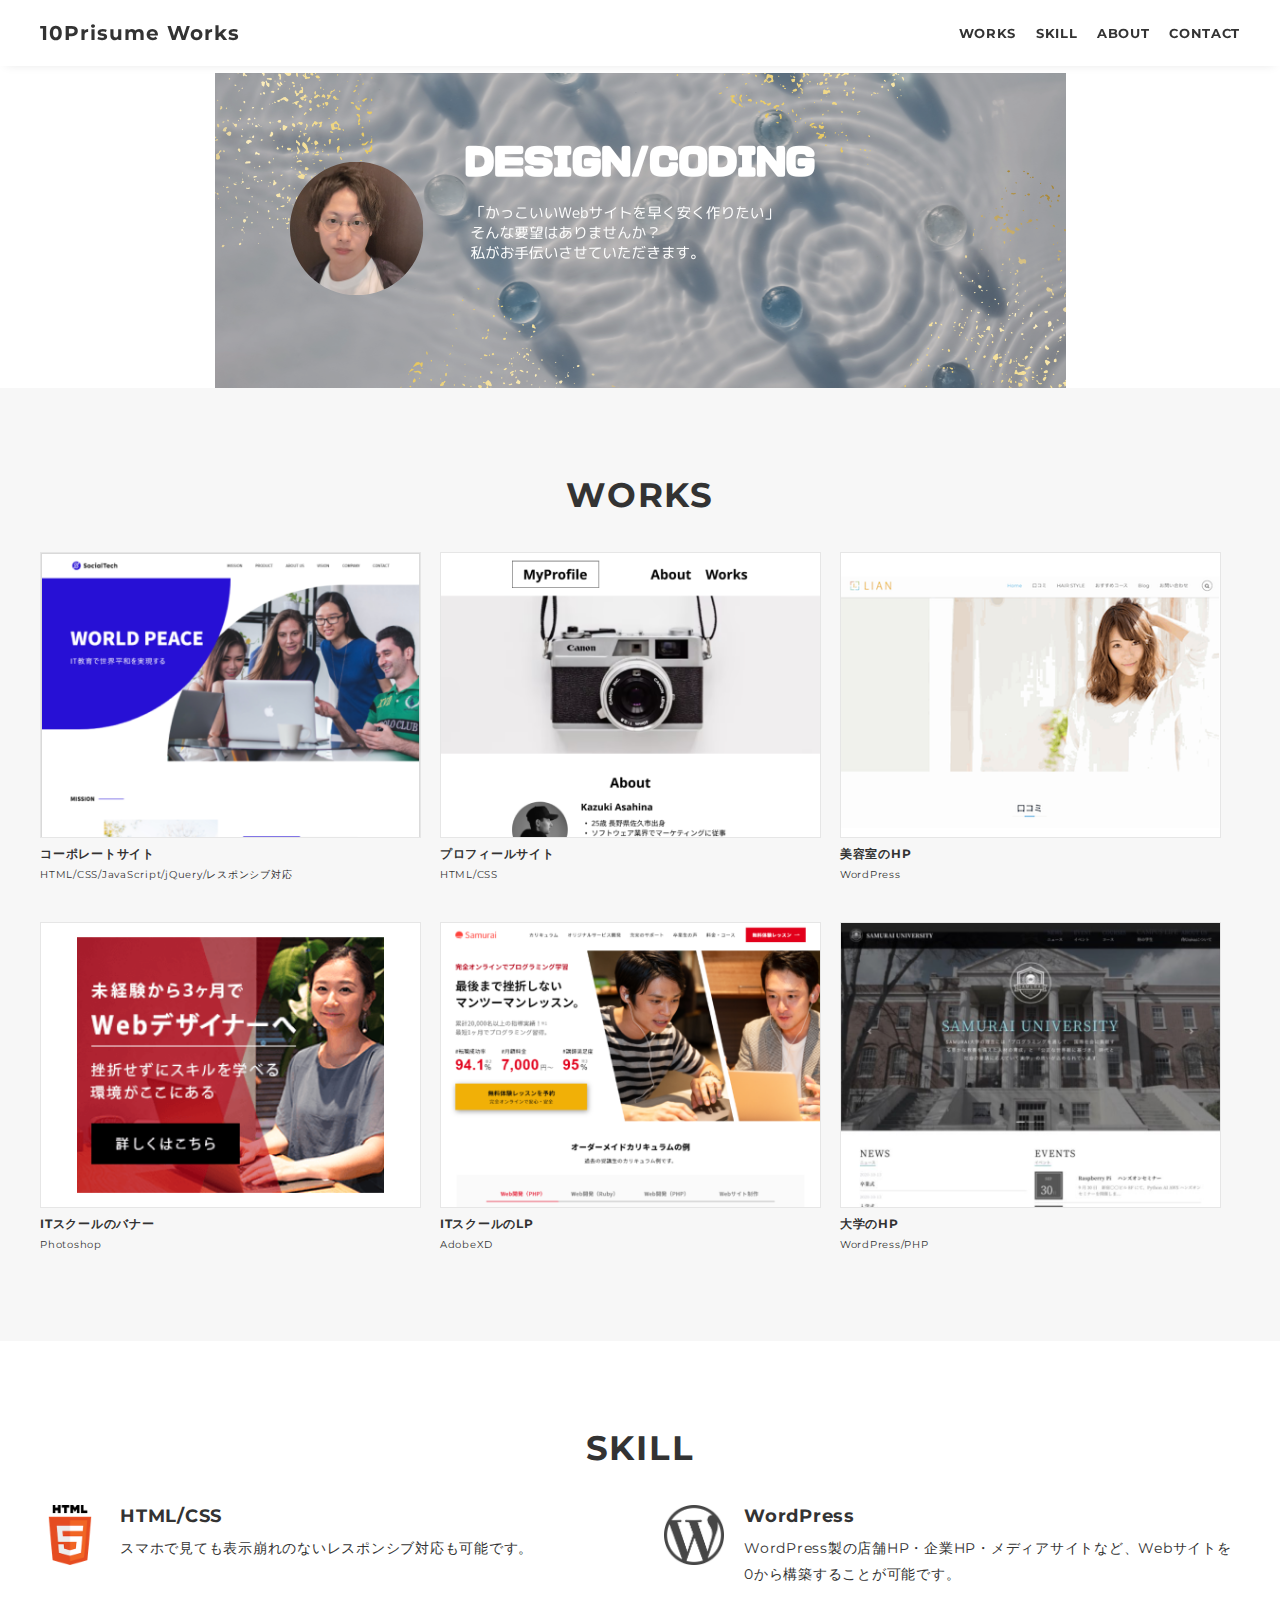
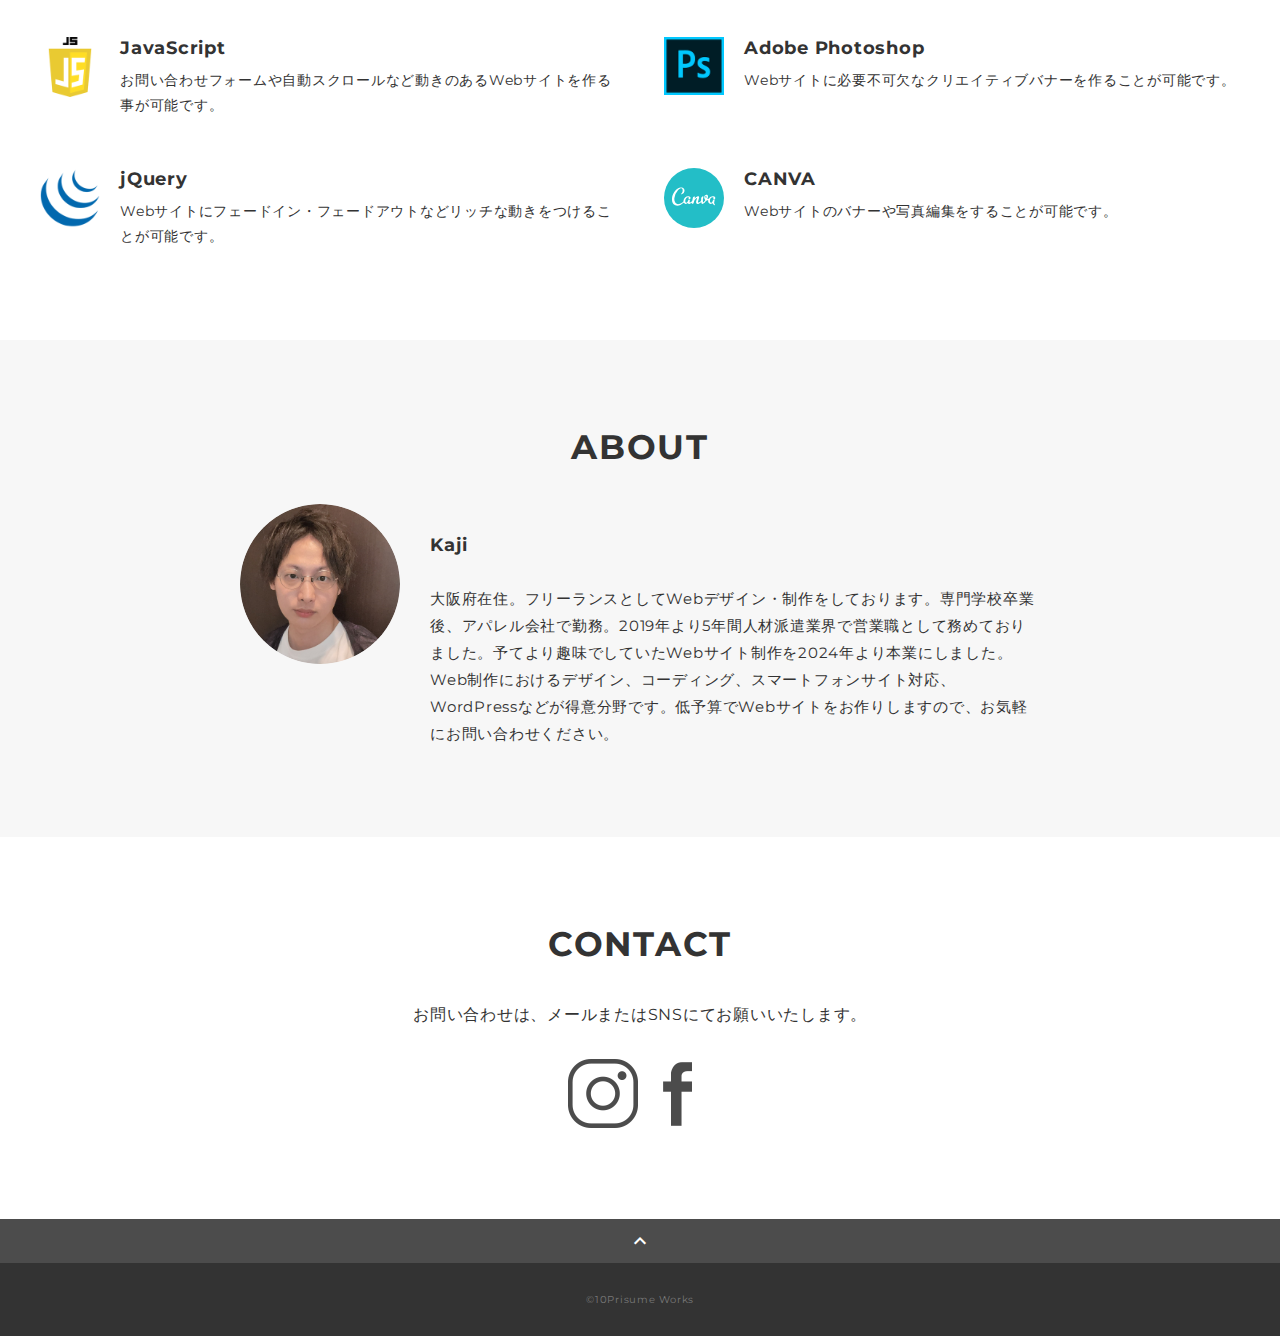
<file: portfolio/portfolio/index.html>
<!DOCTYPE html>
<html>
<head>
  <meta charset="utf-8">
  <meta name="viewport" content="width=device-width, initial-scale=1.0, maximum-scale=1.0, minimum-scale=1.0">
  <title>SAMURAI ポートフォリオ</title>
  <link rel="preconnect" href="https://fonts.gstatic.com">
  <link href="https://fonts.googleapis.com/css2?family=Montserrat:wght@400;700&display=swap" rel="stylesheet">
  <link href="https://fonts.googleapis.com/css?family=Material+Icons+Outlined" rel="stylesheet">
  <link href="css/ress.css" media="all" rel="stylesheet" type="text/css" />
  <link href="css/style.css" media="all" rel="stylesheet" type="text/css" />
</head>

<body>
  <div class="wrapper">

    <!-- header -->
    <header class="header ">
      <div class="container">
        <h1 class="header-logo">
          <a href="#">10Prisume Works</a>
        </h1>
        <nav class="gnav">
          <ul class="gnav-list">
            <li class="gnav-item"><a href="#works">WORKS</a></li>
            <li class="gnav-item"><a href="#skill">SKILL</a></li>
            <li class="gnav-item"><a href="#about">ABOUT</a></li>
            <li class="gnav-item"><a href="#contact">CONTACT</a></li>
          </ul>
        </nav>
      </div>
    </header>
    <!-- /header -->

    <main class="content">

      <!-- mv -->
      <div class="mv">
        <div class="mv-container">
          <img src="img/DESIGN.png" alt="">
        </div>
      </div>
      <!-- /mv -->

      <!-- works -->
      <section class="works section" id="works">
        <div class="container">
          <h2 class="title">WORKS</h2>
          <div class="works-list">
            <a class="works-item" href="works-1.html">
              <div class="works-img"><img src="img/works/html1.png" alt="html1" /></div>
              <p class="works-name">コーポレートサイト</p>
              <p class="works-info">HTML/CSS/JavaScript/jQuery/レスポンシブ対応</p>
            </a>
            <a class="works-item" href="works-2.html">
              <div class="works-img"><img src="img/works/html2.png" alt="html2" /></div>
              <p class="works-name">プロフィールサイト</p>
              <p class="works-info">HTML/CSS</p>
            </a>
            <a class="works-item" href="works-3.html">
              <div class="works-img"><img src="img/works/wordpress1.png" alt="WordPress" /></div>
              <p class="works-name">美容室のHP</p>
              <p class="works-info">WordPress</p>
            </a>
            <a class="works-item" href="works-4.html">
              <div class="works-img"><img src="img/works/photoshop.png" alt="Photoshop" /></div>
              <p class="works-name">ITスクールのバナー</p>
              <p class="works-info">Photoshop</p>
            </a>
            <a class="works-item" href="works-5.html">
              <div class="works-img"><img src="img/works/xd.png" alt="AdobeXD" /></div>
              <p class="works-name">ITスクールのLP</p>
              <p class="works-info">AdobeXD</p>
            </a>
            <a class="works-item" href="works-6.html">
              <div class="works-img"><img src="img/works/wordpress2.png" alt="WordPress2" /></div>
              <p class="works-name">大学のHP</p>
              <p class="works-info">WordPress/PHP</p>
            </a>
          </div>
        </div>
      </section>
      <!-- /works -->

      <!-- skill -->
      <section class="skill section" id="skill">
        <div class="container">
          <h2 class="title">SKILL</h2>
          <div class="skill-list">
            <div class="skill-item">
              <p class="skill-img"><img src="img/skills/html.png" alt="html"></p>
              <div class="skill-body">
                <h3 class="skill-name">HTML/CSS</h3>
                <p class="skill-text">
                  スマホで見ても表示崩れのないレスポンシブ対応も可能です。</p>
              </div>
            </div>
            <div class="skill-item">
              <p class="skill-img"><img src="img/skills/wordpress.png" alt="wordpress"></p>
              <div class="skill-body">
                <h3 class="skill-name">WordPress</h3>
                <p class="skill-text">
                  WordPress製の店舗HP・企業HP・メディアサイトなど、Webサイトを0から構築することが可能です。</p>
              </div>
            </div>
            <div class="skill-item">
              <p class="skill-img"><img src="img/skills/js.png" alt="javascript"></p>
              <div class="skill-body">
                <h3 class="skill-name">JavaScript</h3>
                <p class="skill-text">
                  お問い合わせフォームや自動スクロールなど動きのあるWebサイトを作る事が可能です。</p>
              </div>
            </div>
            <div class="skill-item">
              <p class="skill-img"><img src="img/skills/photoshop.png" alt="photoshop"></p>
              <div class="skill-body">
                <h3 class="skill-name">Adobe Photoshop</h3>
                <p class="skill-text">
                  Webサイトに必要不可欠なクリエイティブバナーを作ることが可能です。</p>
              </div>
            </div>
            <div class="skill-item">
              <p class="skill-img"><img src="img/skills/jquery.png" alt="jquery"></p>
              <div class="skill-body">
                <h3 class="skill-name">jQuery</h3>
                <p class="skill-text">
                  Webサイトにフェードイン・フェードアウトなどリッチな動きをつけることが可能です。</p>
              </div>
            </div>
            <div class="skill-item">
              <p class="skill-img"><img src="img/skills/canva-1.svg" alt="adobexd"></p>
              <div class="skill-body">
                <h3 class="skill-name">CANVA</h3>
                <p class="skill-text">
                  Webサイトのバナーや写真編集をすることが可能です。</p>
              </div>
            </div>
          </div>
        </div>
      </section>
      <!-- /skill -->

      <!-- about -->
      <section class="about section" id="about">
        <div class="container">
          <h2 class="title">ABOUT</h2>
          <div class="profile">
            <p class="profile-img">
              <img src="img/PROFILE.jpg" alt="about">
            </p>
            <div class="profile-body">
              <p>
                <h3>Kaji</h3>
              </p>
              <p>
                大阪府在住。フリーランスとしてWebデザイン・制作をしております。専門学校卒業後、アパレル会社で勤務。2019年より5年間人材派遣業界で営業職として務めておりました。予てより趣味でしていたWebサイト制作を2024年より本業にしました。Web制作におけるデザイン、コーディング、スマートフォンサイト対応、WordPressなどが得意分野です。低予算でWebサイトをお作りしますので、お気軽にお問い合わせください。
              </p>
              
            </div>
          </div>
        </div>
      </section>
      <!-- /about -->

      <!-- contact -->
      <section class="contact section" id="contact">
        <div class="container">
          <h2 class="title">CONTACT</h2>
          <p class="lead">
            お問い合わせは、<br class="sp-only">メールまたはSNSにてお願いいたします。
          </p>
          <div class="contact-list">
            <a href="http://instagram.com/10Prisume" target="_blank">
              <img src="img/icon_instagram.gif" alt="Instagram">
            </a>
            <a href="http://facebook.com/" target="_blank">
              <img src="img/icon_facebook.gif" alt="Facebook">
            </a>
          </div>
        </div>
      </section>
      <!-- /contact -->
      <div class="page-top" id="js-page-top">
        <span class="material-icons-outlined">expand_less</span>
      </div>
    </main>

    <!-- footer -->
    <footer class="footer">
      <div class="copyright">&copy;10Prisume Works</div>
    </footer>
    <!-- /footer -->

  </div>
  <script src="https://ajax.googleapis.com/ajax/libs/jquery/3.6.0/jquery.min.js"></script>
  <script type='text/javascript' src="js/script.js"></script>
</body>
</html>
</file>
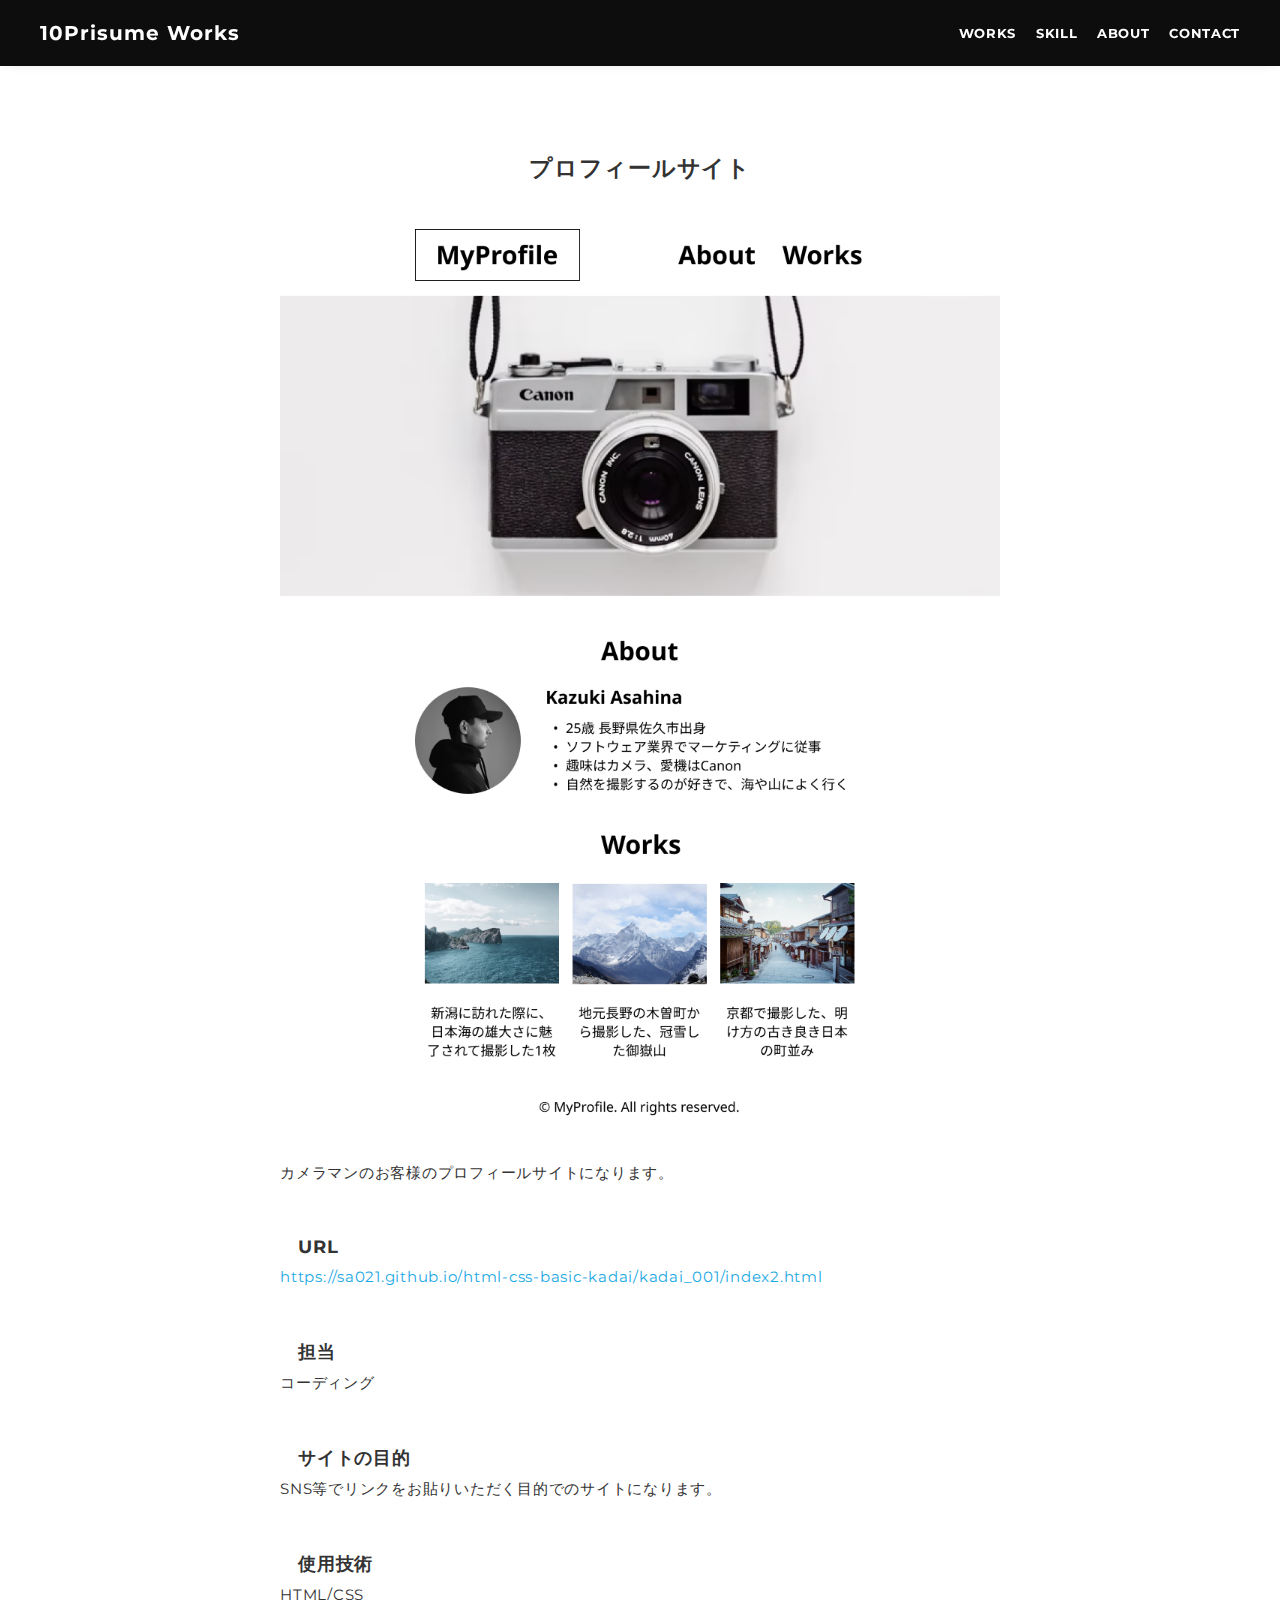
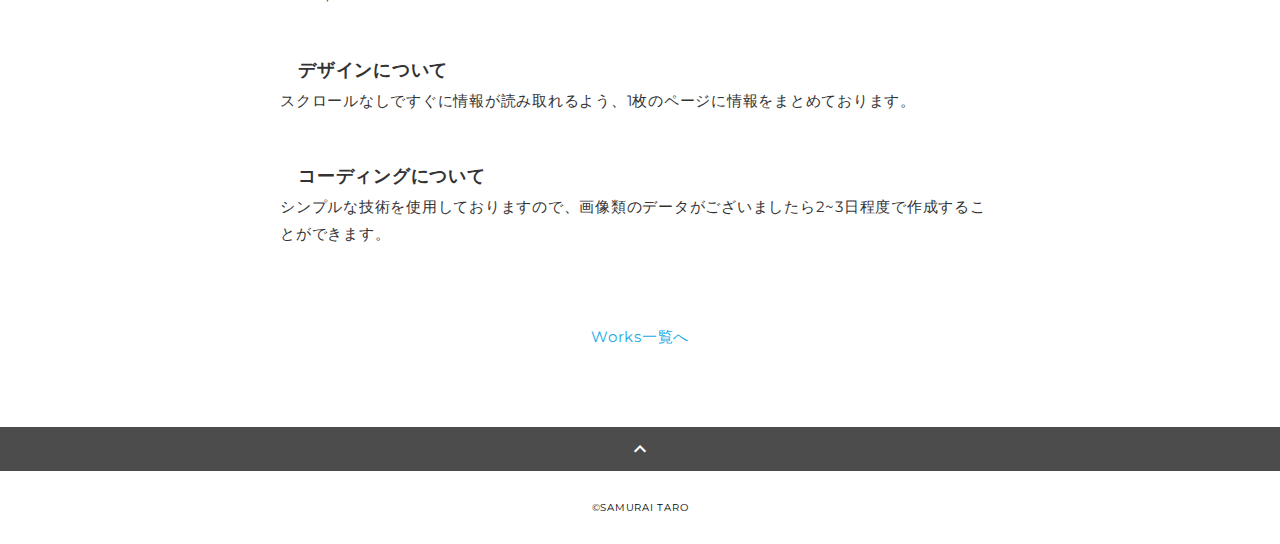
<file: portfolio/works-2.html>
<!DOCTYPE html>
<html>
<head>
  <meta charset="utf-8">
  <meta name="viewport" content="width=device-width, initial-scale=1.0, maximum-scale=1.0, minimum-scale=1.0">
  <title>SAMURAI ポートフォリオ</title>
  <link rel="preconnect" href="https://fonts.gstatic.com">
  <link href="https://fonts.googleapis.com/css2?family=Montserrat:wght@400;700&display=swap" rel="stylesheet">
  <link href="https://fonts.googleapis.com/css?family=Material+Icons+Outlined" rel="stylesheet">
  <link href="css/ress.css" media="all" rel="stylesheet" type="text/css" />
  <link href="css/style.css" media="all" rel="stylesheet" type="text/css" />
</head>

<body>
  <div class="wrapper">

    <!-- header -->
    <header class="header ">
      <div class="container">
        <h1 class="header-logo">
          <a href="index.html">10Prisume Works</a>
        </h1>
        <nav class="gnav">
          <ul class="gnav-list">
            <li class="gnav-item"><a href="index.html#works">WORKS</a></li>
            <li class="gnav-item"><a href="index.html#skill">SKILL</a></li>
            <li class="gnav-item"><a href="index.html#about">ABOUT</a></li>
            <li class="gnav-item"><a href="index.html#contact">CONTACT</a></li>
          </ul>
        </nav>
      </div>
    </header>
    <!-- /header -->

    <main class="content">

      <article class="article">
        <div class="article-container">
          <h2 class="article-title">プロフィールサイト</h2>
          <div class="article-body">
            <p>
              <img src="img/works-detail/works-2_pc.png" alt="">
            </p>
            <p>
              カメラマンのお客様のプロフィールサイトになります。
            </p>
            <h3>URL</h3>
            <p><a href="" target="_blank" rel="noopener">https://sa021.github.io/html-css-basic-kadai/kadai_001/index2.html</a></p>
            <h3>担当</h3>
            <p>コーディング</p>
            <h3>サイトの目的</h3>
            <p>SNS等でリンクをお貼りいただく目的でのサイトになります。</p>
            <h3>使用技術</h3>
            <p>HTML/CSS</p>
            <h3>デザインについて</h3>
            <p>
              スクロールなしですぐに情報が読み取れるよう、1枚のページに情報をまとめております。
            </p>
            <h3>コーディングについて</h3>
            <p>
              シンプルな技術を使用しておりますので、画像類のデータがございましたら2~3日程度で作成することができます。
            </p>
          </div>
          <div class="home-link">
            <a href="index.html#works">Works一覧へ</a>
          </div>
        </div>
      </article>

      <div class="page-top" id="js-page-top">
        <span class="material-icons-outlined">expand_less</span>
      </div>
    </main>

    <!-- footer -->
    <footer class="footer">
      <div class="copyright">&copy;SAMURAI TARO</div>
    </footer>
    <!-- /footer -->

  </div>
  <script src="https://ajax.googleapis.com/ajax/libs/jquery/3.6.0/jquery.min.js"></script>
  <script type='text/javascript' src="js/script.js"></script>
</body>
</html>
</file>
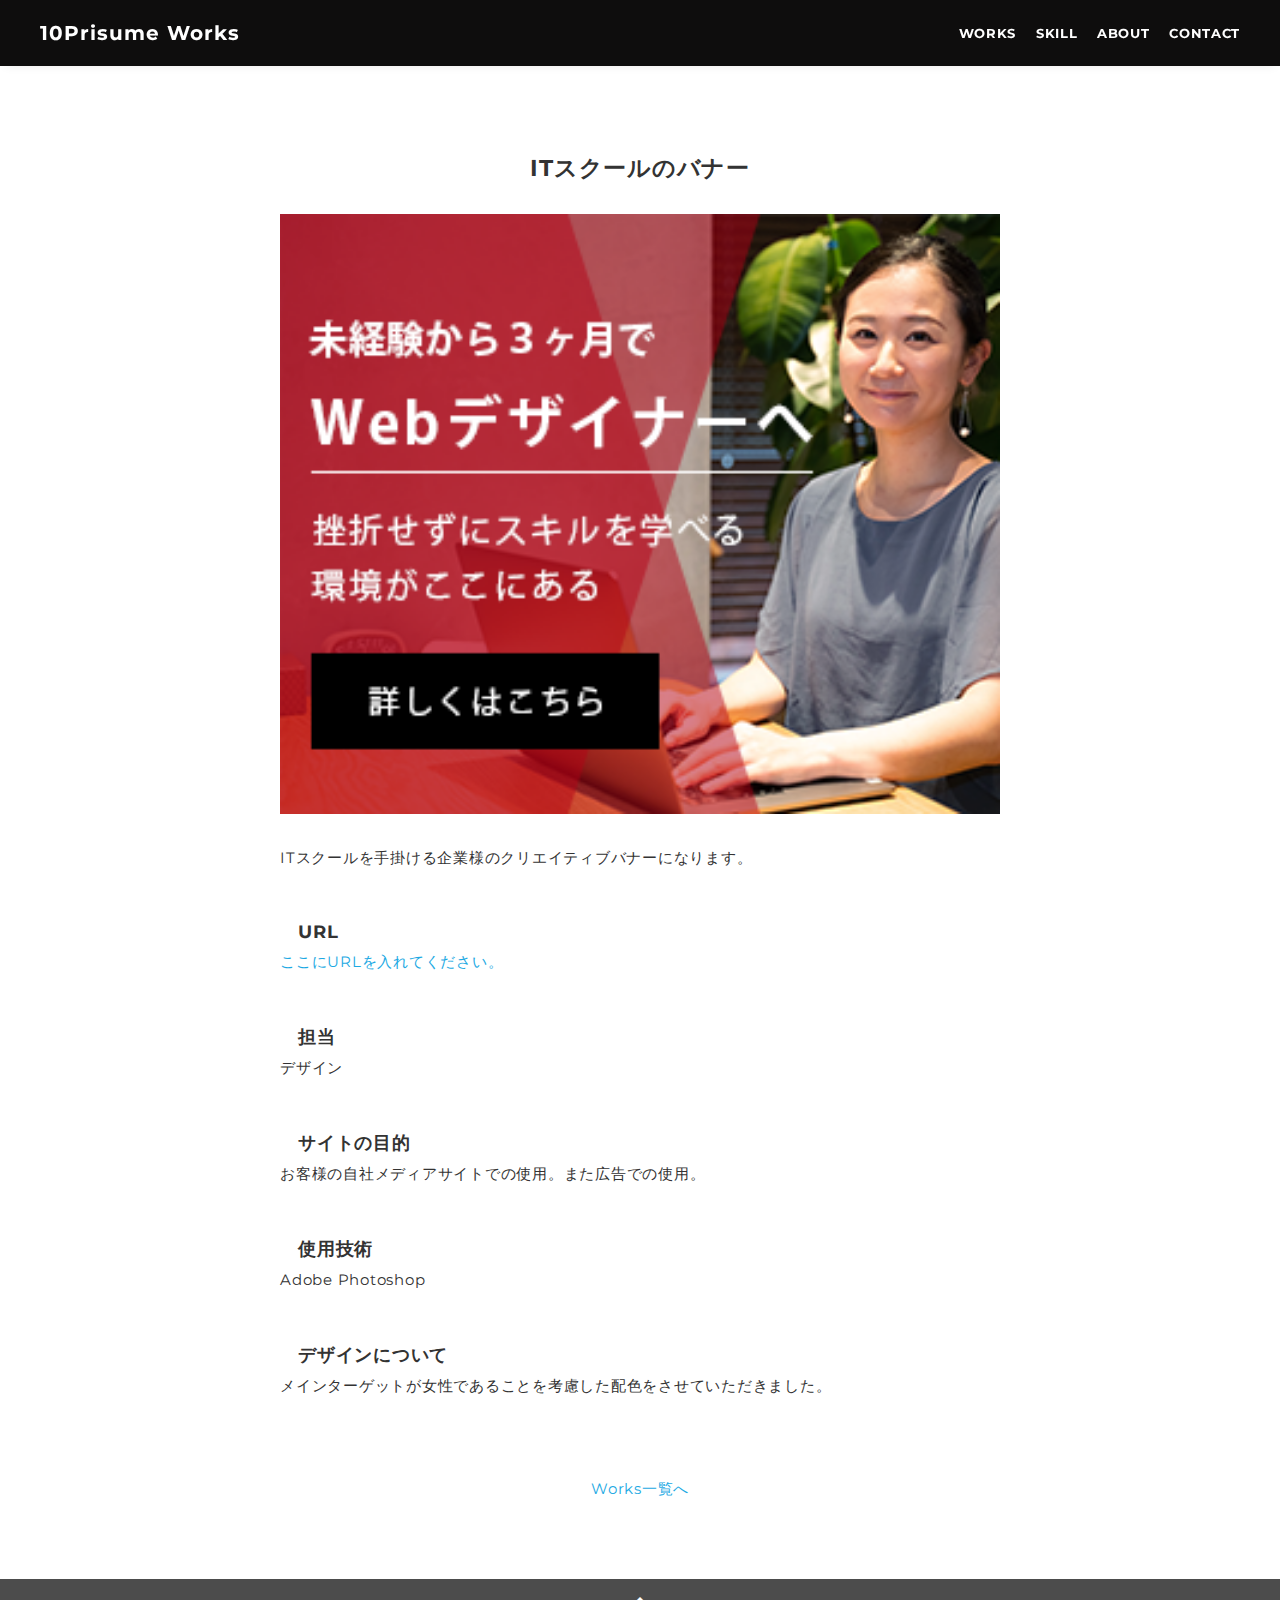
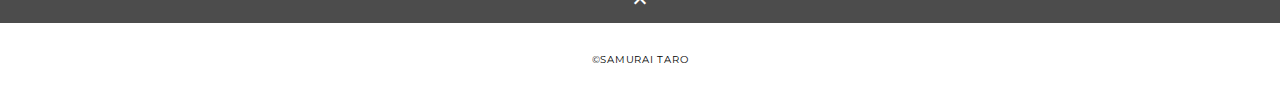
<file: portfolio/works-4.html>
<!DOCTYPE html>
<html>
<head>
  <meta charset="utf-8">
  <meta name="viewport" content="width=device-width, initial-scale=1.0, maximum-scale=1.0, minimum-scale=1.0">
  <title>SAMURAI ポートフォリオ</title>
  <link rel="preconnect" href="https://fonts.gstatic.com">
  <link href="https://fonts.googleapis.com/css2?family=Montserrat:wght@400;700&display=swap" rel="stylesheet">
  <link href="https://fonts.googleapis.com/css?family=Material+Icons+Outlined" rel="stylesheet">
  <link href="css/ress.css" media="all" rel="stylesheet" type="text/css" />
  <link href="css/style.css" media="all" rel="stylesheet" type="text/css" />
</head>

<body>
  <div class="wrapper">

    <!-- header -->
    <header class="header ">
      <div class="container">
        <h1 class="header-logo">
          <a href="index.html">10Prisume Works</a>
        </h1>
        <nav class="gnav">
          <ul class="gnav-list">
            <li class="gnav-item"><a href="index.html#works">WORKS</a></li>
            <li class="gnav-item"><a href="index.html#skill">SKILL</a></li>
            <li class="gnav-item"><a href="index.html#about">ABOUT</a></li>
            <li class="gnav-item"><a href="index.html#contact">CONTACT</a></li>
          </ul>
        </nav>
      </div>
    </header>
    <!-- /header -->

    <main class="content">

      <article class="article">
        <div class="article-container">
          <h2 class="article-title">ITスクールのバナー</h2>
          <div class="article-body">
            <p style="text-align: center;">
              <img src="img/works-detail/works-4.png" alt="">
            </p>
            <p>
              ITスクールを手掛ける企業様のクリエイティブバナーになります。
            </p>
            <h3>URL</h3>
            <p><a href="" target="_blank" rel="noopener">ここにURLを入れてください。</a></p>
            <h3>担当</h3>
            <p>デザイン</p>
            <h3>サイトの目的</h3>
            <p>お客様の自社メディアサイトでの使用。また広告での使用。</p>
            <h3>使用技術</h3>
            <p>Adobe Photoshop</p>
            <h3>デザインについて</h3>
            <p>
              メインターゲットが女性であることを考慮した配色をさせていただきました。
            </p>
          </div>
          <div class="home-link">
            <a href="index.html#works">Works一覧へ</a>
          </div>
        </div>
      </article>

      <div class="page-top" id="js-page-top">
        <span class="material-icons-outlined">expand_less</span>
      </div>
    </main>

    <!-- footer -->
    <footer class="footer">
      <div class="copyright">&copy;SAMURAI TARO</div>
    </footer>
    <!-- /footer -->

  </div>
  <script src="https://ajax.googleapis.com/ajax/libs/jquery/3.6.0/jquery.min.js"></script>
  <script type='text/javascript' src="js/script.js"></script>
</body>
</html>
</file>
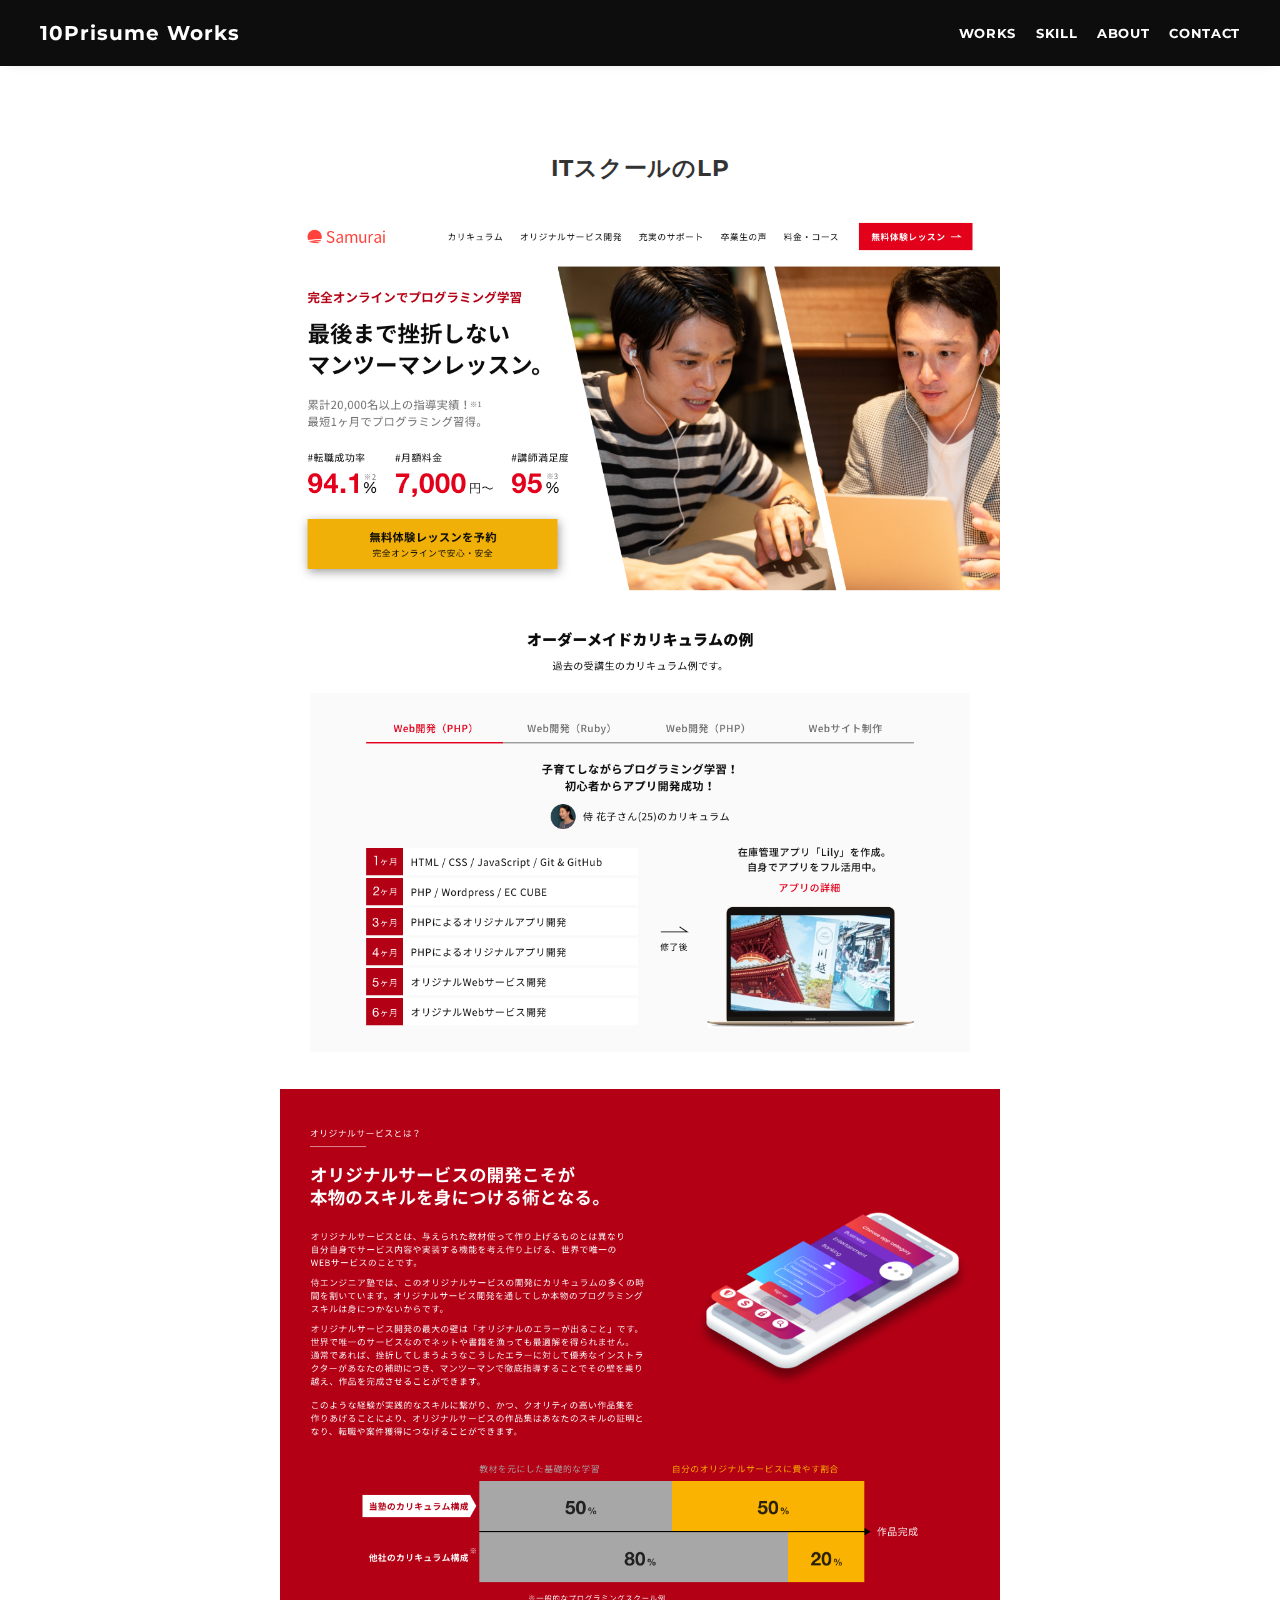
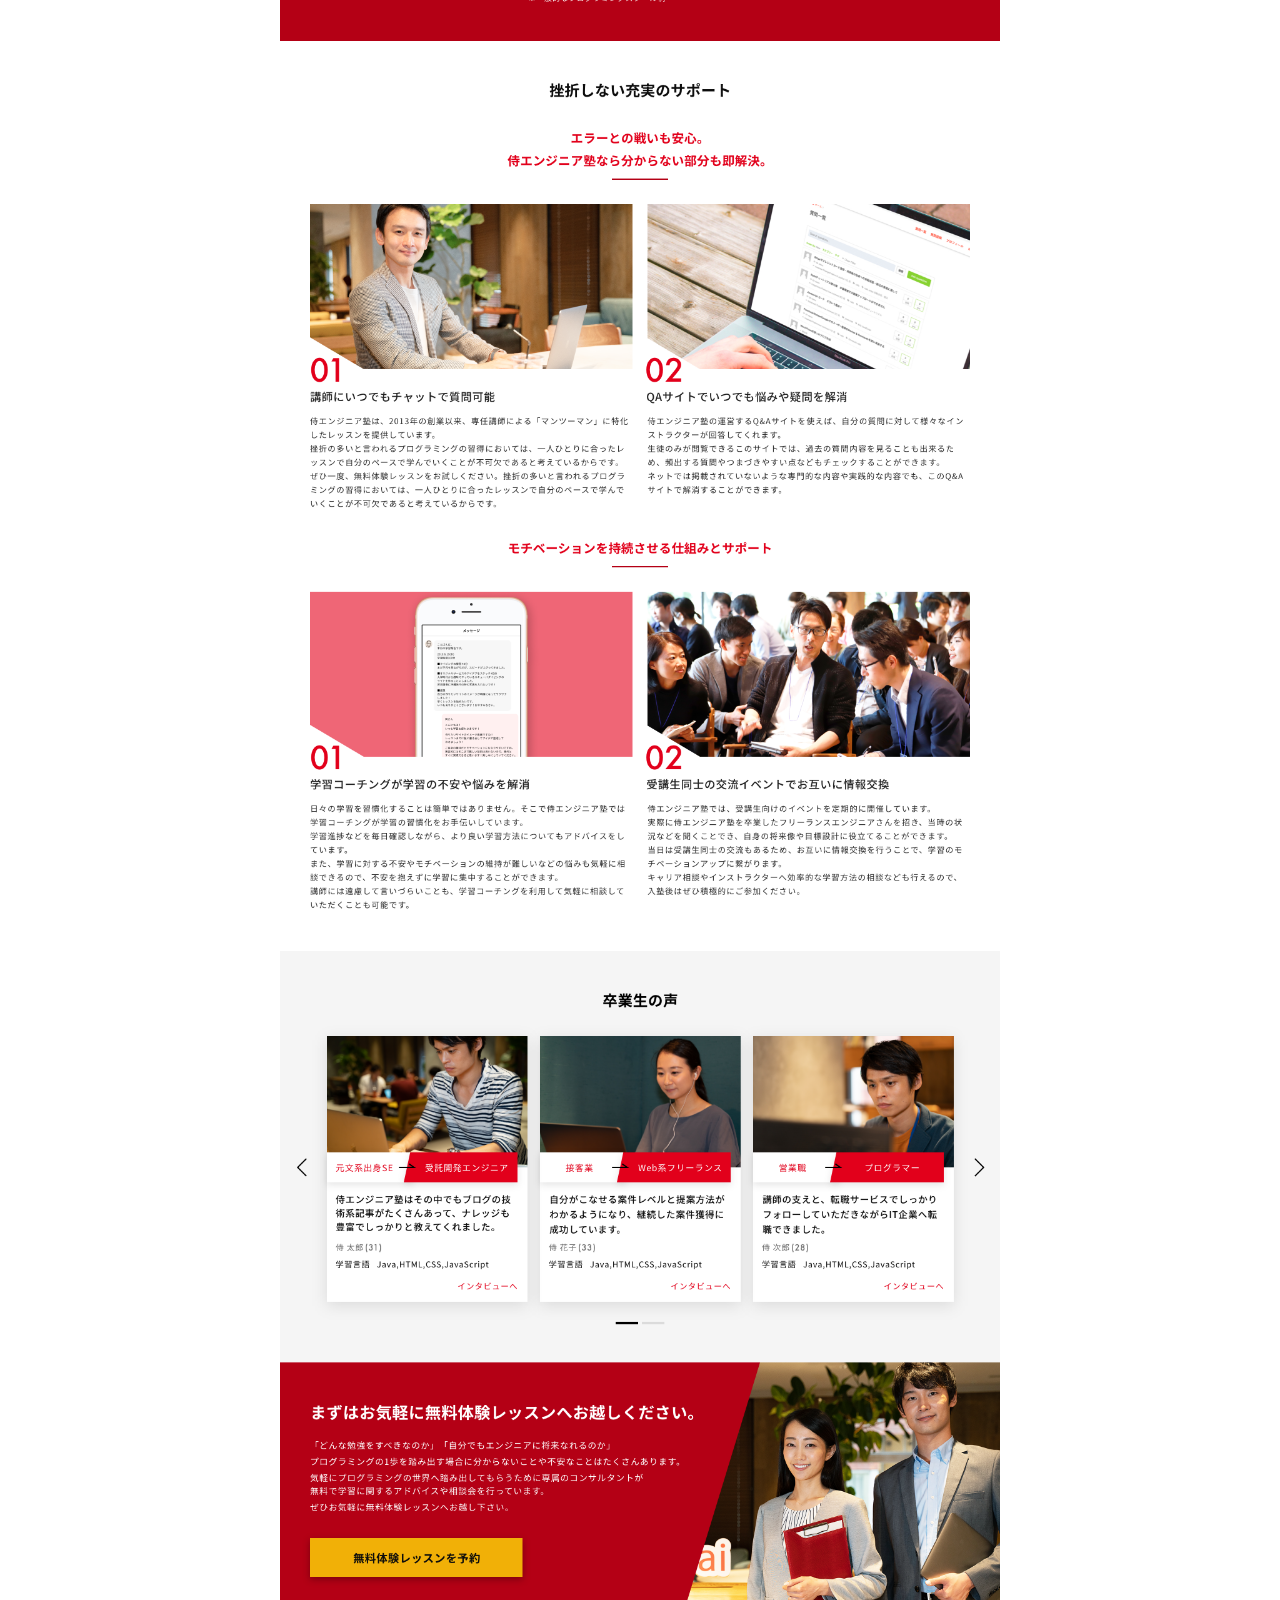
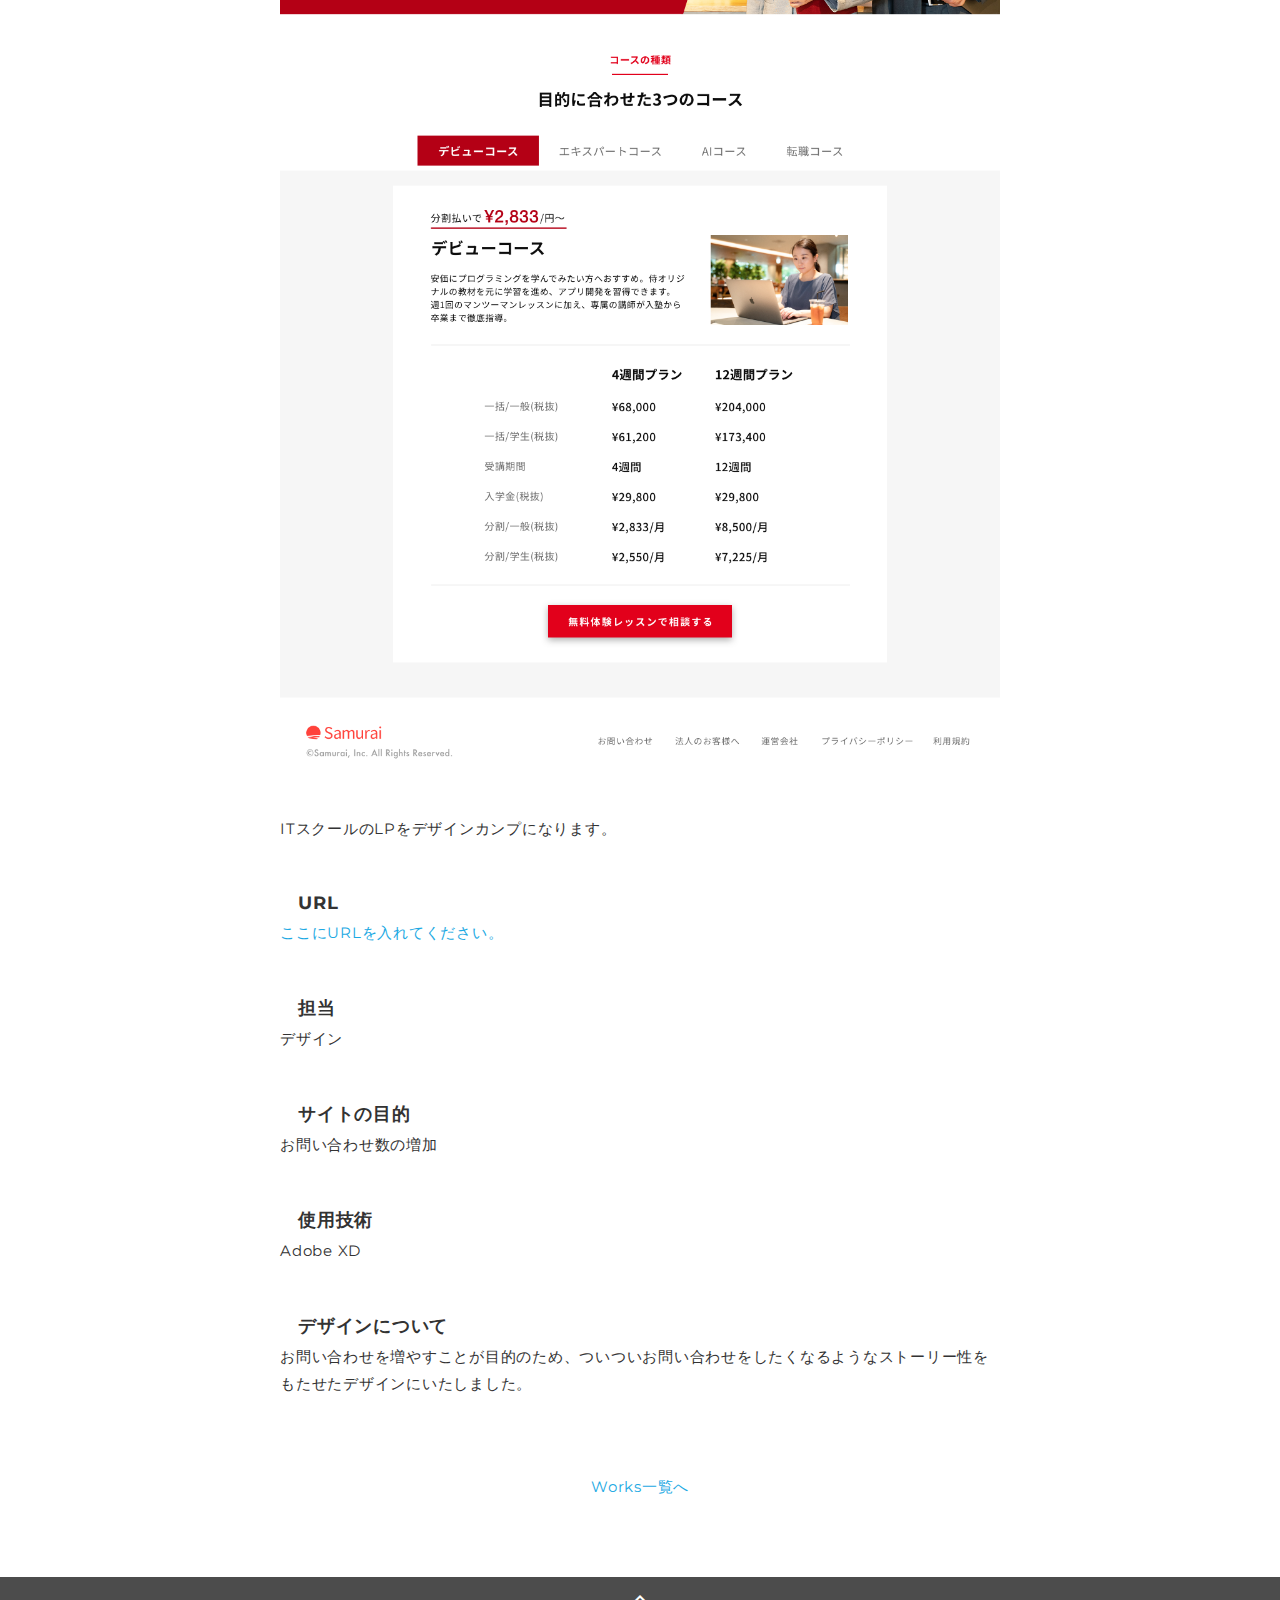
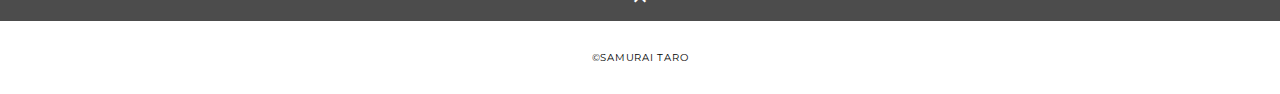
<file: portfolio/works-5.html>
<!DOCTYPE html>
<html>
<head>
  <meta charset="utf-8">
  <meta name="viewport" content="width=device-width, initial-scale=1.0, maximum-scale=1.0, minimum-scale=1.0">
  <title>SAMURAI ポートフォリオ</title>
  <link rel="preconnect" href="https://fonts.gstatic.com">
  <link href="https://fonts.googleapis.com/css2?family=Montserrat:wght@400;700&display=swap" rel="stylesheet">
  <link href="https://fonts.googleapis.com/css?family=Material+Icons+Outlined" rel="stylesheet">
  <link href="css/ress.css" media="all" rel="stylesheet" type="text/css" />
  <link href="css/style.css" media="all" rel="stylesheet" type="text/css" />
</head>

<body>
  <div class="wrapper">

    <!-- header -->
    <header class="header ">
      <div class="container">
        <h1 class="header-logo">
          <a href="index.html">10Prisume Works</a>
        </h1>
        <nav class="gnav">
          <ul class="gnav-list">
            <li class="gnav-item"><a href="index.html#works">WORKS</a></li>
            <li class="gnav-item"><a href="index.html#skill">SKILL</a></li>
            <li class="gnav-item"><a href="index.html#about">ABOUT</a></li>
            <li class="gnav-item"><a href="index.html#contact">CONTACT</a></li>
          </ul>
        </nav>
      </div>
    </header>
    <!-- /header -->

    <main class="content">

      <article class="article">
        <div class="article-container">
          <h2 class="article-title">ITスクールのLP</h2>
          <div class="article-body">
            <p>
              <img src="img/works-detail/works-5.png" alt="">
            </p>
            <p>
              ITスクールのLPをデザインカンプになります。
            </p>
            <h3>URL</h3>
            <p><a href="" target="_blank" rel="noopener">ここにURLを入れてください。</a></p>
            <h3>担当</h3>
            <p>デザイン</p>
            <h3>サイトの目的</h3>
            <p>お問い合わせ数の増加</p>
            <h3>使用技術</h3>
            <p>Adobe XD</p>
            <h3>デザインについて</h3>
            <p>
              お問い合わせを増やすことが目的のため、ついついお問い合わせをしたくなるようなストーリー性をもたせたデザインにいたしました。
            </p>
          </div>
          <div class="home-link">
            <a href="index.html#works">Works一覧へ</a>
          </div>
        </div>
      </article>

      <div class="page-top" id="js-page-top">
        <span class="material-icons-outlined">expand_less</span>
      </div>
    </main>

    <!-- footer -->
    <footer class="footer">
      <div class="copyright">&copy;SAMURAI TARO</div>
    </footer>
    <!-- /footer -->

  </div>
  <script src="https://ajax.googleapis.com/ajax/libs/jquery/3.6.0/jquery.min.js"></script>
  <script type='text/javascript' src="js/script.js"></script>
</body>
</html>
</file>
<file: portfolio/portfolio/css/ress.css>
/*!
 * ress.css • v3.0.1
 * MIT License
 * github.com/filipelinhares/ress
 */

/* # =================================================================
   # Global selectors
   # ================================================================= */

html {
  box-sizing: border-box;
  word-break: normal;
  -moz-tab-size: 4;
  tab-size: 4;

  -webkit-text-size-adjust: 100%; /* Prevent adjustments of font size after orientation changes in iOS */
}

*,
::before,
::after {
  box-sizing: inherit;
  background-repeat: no-repeat; /* Set `background-repeat: no-repeat` to all elements and pseudo elements */
}

::before,
::after {
  vertical-align: inherit;
  text-decoration: inherit; /* Inherit text-decoration and vertical align to ::before and ::after pseudo elements */
}

* {
  margin: 0;
  padding: 0; /* Reset `padding` and `margin` of all elements */
}

/* # =================================================================
   # General elements
   # ================================================================= */

hr {
  overflow: visible; /* Show the overflow in Edge and IE */
  height: 0; /* Add the correct box sizing in Firefox */
}

details,
main {
  display: block; /* Render the `main` element consistently in IE. */
}

summary {
  display: list-item; /* Add the correct display in all browsers */
}

small {
  font-size: 80%; /* Set font-size to 80% in `small` elements */
}

[hidden] {
  display: none; /* Add the correct display in IE */
}

abbr[title] {
  /* Add the correct text decoration in Chrome, Edge, IE, Opera, and Safari */
  text-decoration: underline;
  text-decoration: underline dotted;
  border-bottom: none; /* Remove the bottom border in Chrome 57 */
}

a {
  background-color: transparent; /* Remove the gray background on active links in IE 10 */
}

a:active,
a:hover {
  outline-width: 0; /* Remove the outline when hovering in all browsers */
}

code,
kbd,
pre,
samp {
  font-family: monospace, monospace; /* Specify the font family of code elements */
}

pre {
  font-size: 1em; /* Correct the odd `em` font sizing in all browsers */
}

b,
strong {
  font-weight: bolder; /* Add the correct font weight in Chrome, Edge, and Safari */
}

/* https://gist.github.com/unruthless/413930 */
sub,
sup {
  position: relative;
  font-size: 75%;
  line-height: 0;
  vertical-align: baseline;
}

sub {
  bottom: -.25em;
}

sup {
  top: -.5em;
}

/* # =================================================================
   # Forms
   # ================================================================= */

input {
  border-radius: 0;
}

/* Replace pointer cursor in disabled elements */
[disabled] {
  cursor: default;
}

[type="number"]::-webkit-container-spin-button,
[type="number"]::-webkit-outer-spin-button {
  height: auto; /* Correct the cursor style of increment and decrement buttons in Chrome */
}

[type="search"] {
  outline-offset: -2px; /* Correct the outline style in Safari */

  -webkit-appearance: textfield; /* Correct the odd appearance in Chrome and Safari */
}

[type="search"]::-webkit-search-decoration {
  -webkit-appearance: none; /* Remove the container padding in Chrome and Safari on macOS */
}

textarea {
  overflow: auto; /* Internet Explorer 11+ */
  resize: vertical; /* Specify textarea resizability */
}

button,
input,
optgroup,
select,
textarea {
  font: inherit; /* Specify font inheritance of form elements */
}

optgroup {
  font-weight: bold; /* Restore the font weight unset by the previous rule */
}

button {
  overflow: visible; /* Address `overflow` set to `hidden` in IE 8/9/10/11 */
}

button,
select {
  text-transform: none; /* Firefox 40+, Internet Explorer 11- */
}

/* Apply cursor pointer to button elements */
button,
[type="button"],
[type="reset"],
[type="submit"],
[role="button"] {
  cursor: pointer;
  color: inherit;
}

/* Remove container padding and border in Firefox 4+ */
button::-moz-focus-container,
[type="button"]::-moz-focus-container,
[type="reset"]::-moz-focus-container,
[type="submit"]::-moz-focus-container {
  padding: 0;
  border-style: none;
}

/* Replace focus style removed in the border reset above */
button:-moz-focusring,
[type="button"]::-moz-focus-container,
[type="reset"]::-moz-focus-container,
[type="submit"]::-moz-focus-container {
  outline: 1px dotted ButtonText;
}

button,
html [type="button"],
/* Prevent a WebKit bug where (2) destroys native `audio` and `video`controls in Android 4 */
[type="reset"],
[type="submit"] {
  -webkit-appearance: button; /* Correct the inability to style clickable types in iOS */
}

/* Remove the default button styling in all browsers */
button,
input,
select,
textarea {
  border-style: none;
  background-color: transparent;
}

/* Style select like a standard input */
select {
  -webkit-appearance: none; /* Chrome 41+ */
  -moz-appearance: none; /* Firefox 36+ */
}

select::-ms-expand {
  display: none; /* Internet Explorer 11+ */
}

select::-ms-value {
  color: currentColor; /* Internet Explorer 11+ */
}

legend {
  display: table; /* Correct the text wrapping in Edge and IE */
  max-width: 100%; /* Correct the text wrapping in Edge and IE */
  max-width: 100%; /* Correct the text wrapping in Edge 18- and IE */
  white-space: normal; /* Correct the text wrapping in Edge and IE */
  color: inherit; /* Correct the color inheritance from `fieldset` elements in IE */
  border: 0; /* Correct `color` not being inherited in IE 8/9/10/11 */
}

::-webkit-file-upload-button {
  font: inherit; /* Change font properties to `inherit` in Chrome and Safari */
  color: inherit;
  /* Correct the inability to style clickable types in iOS and Safari */

  -webkit-appearance: button;
}

/* # =================================================================
   # Specify media element style
   # ================================================================= */

img {
  border-style: none; /* Remove border when inside `a` element in IE 8/9/10 */
}

/* Add the correct vertical alignment in Chrome, Firefox, and Opera */
progress {
  vertical-align: baseline;
}

/* # =================================================================
   # Accessibility
   # ================================================================= */

/* Hide content from screens but not screenreaders */
@media screen {
  [hidden~="screen"] {
    display: inherit;
  }
  [hidden~="screen"]:not(:active):not(:focus):not(:target) {
    position: absolute !important;
    clip: rect(0 0 0 0) !important;
  }
}

/* Specify the progress cursor of updating elements */
[aria-busy="true"] {
  cursor: progress;
}

/* Specify the pointer cursor of trigger elements */
[aria-controls] {
  cursor: pointer;
}

/* Specify the unstyled cursor of disabled, not-editable, or otherwise inoperable elements */
[aria-disabled] {
  cursor: default;
}
</file>
<file: portfolio/portfolio/css/style.css>
body {
  font-family: "Montserrat","Helvetica Neue",Arial,"Hiragino Kaku Gothic ProN","Hiragino Sans",Meiryo,sans-serif;
  font-size: 15px;
  letter-spacing: .05em;
  color: #333;
}

a {
  transition: opacity .3s;
  text-decoration: none;
  color: #1ca9e3;
}

img {
  max-width: 100%;
  height: auto;
  vertical-align: bottom;
  border-style: none;
}



.pc-only {
  display: block;
}

.sp-only {
  display: none;
}

/*--------------------------------
 レイアウト
---------------------------------*/
.wrapper {
  padding-top: 73px;
}

.section {
  padding: 90px 0;
}

.section:nth-of-type(odd) {
  background-color: #f7f7f7;
}

.container {
  max-width: 1340px;
  margin: 0 auto;
  padding: 0 40px;
}

/*--------------------------------
 見出し
---------------------------------*/
.title {
  font-size: 34px;
  font-weight: bold;
  line-height: 1;
  margin-bottom: 40px;
  text-align: center;
  letter-spacing: .05em;
  color: #333;
}

.lead {
  font-size: 16px;
  line-height: 1.8;
  margin-bottom: 30px;
}

/*--------------------------------
ヘッダー
---------------------------------*/
.header {
  position: fixed;
  top: 0;
  z-index: 1;
  width: 100%;
  background-color: #fff;
  box-shadow: 0 5px 10px -6px rgba(0,0,0,.1);
}

.header .container {
  display: flex;
  align-items: center;
  justify-content: space-between;
  padding: 20px 40px;
}

.header-logo {
  font-size: 20px;
  font-weight: bold;
  line-height: 1.2;
  margin-right: 20px;
  letter-spacing: .05em;
}

.header-logo a {
  color: #333;
}

.gnav-list {
  display: flex;
  justify-content: space-between;
  list-style: none;
}

.gnav-item:not(:last-child) {
  margin-right: 20px;
}

.gnav-item a {
  position: relative;
  font-size: 13px;
  font-weight: bold;
  display: inline-block;
  padding: 5px 0;
  transition: .3s;
  letter-spacing: .05em;
  color: #333;
}
.gnav-item a:after {
  position: absolute;
  bottom: 0;
  left: 50%;
  width: 0;
  height: 3px;
  content: "";
  transition: .3s;
  -webkit-transform: translateX(-50%);
  transform: translateX(-50%);
  background-color: #333;
}

.gnav-item a:hover:after {
  width: 100%;
}

/*--------------------------------
 メインビジュアル
---------------------------------*/
.mv {
  display: flex;
  align-items: center;
  justify-content: center;
  height: auto;
  
  text-align: center;
}

.mv-container {
  position: relative;
  padding: 0 20px;
}

.mv-container img {
  width: 100%;
  height: auto;
}

/*--------------------------------
 Works
---------------------------------*/
.works-list {
  display: flex;
  flex-wrap: wrap;
  margin-bottom: -40px;
}

.works-item {
  width: 31.74603%;
  margin-right: 1.58730%;
  margin-bottom: 40px;
  color: #333;
}

.works-item:hover {
  opacity: .9;
}

.works-item:nth-of-type(3n) {
  margin-right: 0;
}

.works-img img {
  border: 1px solid #e6e6e6;
}

.works-name {
  font-size: 12px;
  font-weight: bold;
  margin-top: 8px;
}

.works-info {
  font-size: 10px;
  margin-top: 5px;
}

/*--------------------------------
 Skill
---------------------------------*/
.skill-list {
  display: flex;
  flex-wrap: wrap;
  justify-content: space-between;
  margin-bottom: -50px;
}

.skill-item {
  display: flex;
  align-items: flex-start;
  justify-content: space-between;
  width: 48%;
  margin-bottom: 50px;
}

.skill-img {
  width: 60px;
  height: auto;
  margin-right: 20px;
}

.skill-body {
  flex: 1;
}

.skill-name {
  margin-bottom: 10px;
}

.skill-text {
  font-size: 14px;
  line-height: 1.8;
}

/*--------------------------------
 About
---------------------------------*/
.profile {
  display: flex;
  flex-wrap: wrap;
  max-width: 800px;
  margin: 0 auto;
}
.profile-img {
  width: 20%;
  margin-right: 30px;
  border-radius: 50%;
}
.profile-img img {
  border-radius: 50%;
}
.profile-body {
  flex: 1;
}

.profile-body p {
  font-size: 15px;
  line-height: 1.8;
}

.profile-body p:not(:last-child) {
  margin-bottom: 30px;
}

/*--------------------------------
 Contact
---------------------------------*/
.contact {
  text-align: center;
}

.contact-item:not(:last-child) {
  margin-right: 10px;
}

.contact-text {
  margin-top: 10px;
}
/*--------------------------------
 ページトップ
---------------------------------*/
.page-top {
  font-weight: bold;
  padding: 10px;
  cursor: pointer;
  text-align: center;
  background-color: #4c4c4c;
}

.page-top .material-icons-outlined {
  vertical-align: bottom;
  color: #fff;
}

/*--------------------------------
 フッター
---------------------------------*/
.footer {
  padding: 30px;
  background-color: #333;
}

.copyright {
  font-size: 10px;
  text-align: center;
  color: #797979;
}

/*--------------------------------
 下層：Worksページ
---------------------------------*/
.article {
  padding: 80px 0;
}

.article-container {
  max-width: 1040px;
  margin: 0 auto;
  padding: 0 20px;
}

.article-title {
  margin-bottom: 30px;
  text-align: center;
}

.article-body {
  max-width: 720px;
  margin: 0 auto;
  margin-bottom: 80px;
}

.article-body h3 {
  position: relative;
  font-size: 18px;
  margin-bottom: 5px;
  padding-left: 1em;
}

.article-body img {
  width: 100%;
  height: auto;
}

.article-body h3:not(:first-child) {
  margin-top: 50px;
}

.article-body h3::before {
  position: absolute;
  top: 0;
  left: 0;
  width: 4px;
  height: 100%;
  content: "";
  border-radius: 3px;
  background-color: #333;
}

.article-body p {
  font-size: 15px;
  line-height: 1.8;
  margin-bottom: 30px;
}

.home-link {
  text-align: center;
}

/*media Queries 767
----------------------------------------------------*/
@media screen and (max-width: 767px) {
  body {
    font-size: 14px;
  }

  .pc-only {
    display: none;
  }

  .sp-only {
    display: block;
  }

  /* 見出し */
  .title {
    font-size: 26px;
    margin-bottom: 20px;
  }

  .lead {
    font-size: 14px;
    line-height: 1.7;
    margin-bottom: 20px;
  }

  /* レイアウト */
  .wrapper {
    padding-top: 57px;
  }

  .section {
    padding: 60px 0;
  }

  .container {
    padding: 0 20px;
  }

  /* ヘッダー */
  .header .container {
    padding: 15px;
  }

  .header-logo {
    font-size: 15px;
    margin-right: 15px;
  }

  .gnav-item:not(:last-child) {
    margin-right: 10px;
  }

  .gnav-item a {
    font-size: 10px;
  }

  .gnav-item a:after {
    display: none;
  }

  /*  メインビジュアル */
  .mv {
    height: 40vh;
  }

  .mv-container {
    padding: 0 20px;
  }

  .mv-title {
    font-size: 30px;
  }
  .mv-subtitle {
    font-size: 16px;
    margin-bottom: 20px;
  }

  .mv-text {
    top: 75%;
    font-size: 14px;
    line-height: 1.7;
  }

  /* Works */
  .works-name {
    font-size: 12px;
  }

  .works-info {
    margin-top: 3px;
  }

  .works-list {
    justify-content: space-between;
  }

  .works-item {
    flex: 0 0 48%;
    margin-right: 0;
    margin-bottom: 30px;
  }

  /* Skill */
  .skill-list {
    display: block;
    margin-bottom: 0;
  }

  .skill-item {
    width: 100%;
    margin-bottom: 35px;
  }

  .skill-item:last-child {
    margin-bottom: 0;
  }

  .skill-name {
    margin-bottom: 5px;
  }

  .skill-text {
    font-size: 13px;
    line-height: 1.7;
  }

  /* About */
  .profile {
    display: block;
  }
  .profile-img {
    width: 150px;
    margin: 0 auto;
    margin-bottom: 25px;
  }

  .profile-body p {
    font-size: 14px;
    line-height: 1.7;
  }

  .profile-body p:not(:last-child) {
    margin-bottom: 20px;
  }

  /* フッター */
  .footer {
    padding: 20px;
  }

  /* 下層ページ */
  .article {
    padding: 50px 0;
  }

  .article-body h3 {
    font-size: 16px;
    padding-left: .8em;
  }

  .article-body h3:not(:first-child) {
    margin-top: 30px;
  }

  .article-body p {
    font-size: 14px;
    line-height: 1.7;
    margin-bottom: 20px;
  }
}
</file>
<file: portfolio/css/ress.css>
/*!
 * ress.css • v3.0.1
 * MIT License
 * github.com/filipelinhares/ress
 */

/* # =================================================================
   # Global selectors
   # ================================================================= */

html {
  box-sizing: border-box;
  word-break: normal;
  -moz-tab-size: 4;
  tab-size: 4;

  -webkit-text-size-adjust: 100%; /* Prevent adjustments of font size after orientation changes in iOS */
}

*,
::before,
::after {
  box-sizing: inherit;
  background-repeat: no-repeat; /* Set `background-repeat: no-repeat` to all elements and pseudo elements */
}

::before,
::after {
  vertical-align: inherit;
  text-decoration: inherit; /* Inherit text-decoration and vertical align to ::before and ::after pseudo elements */
}

* {
  margin: 0;
  padding: 0; /* Reset `padding` and `margin` of all elements */
}

/* # =================================================================
   # General elements
   # ================================================================= */

hr {
  overflow: visible; /* Show the overflow in Edge and IE */
  height: 0; /* Add the correct box sizing in Firefox */
}

details,
main {
  display: block; /* Render the `main` element consistently in IE. */
}

summary {
  display: list-item; /* Add the correct display in all browsers */
}

small {
  font-size: 80%; /* Set font-size to 80% in `small` elements */
}

[hidden] {
  display: none; /* Add the correct display in IE */
}

abbr[title] {
  /* Add the correct text decoration in Chrome, Edge, IE, Opera, and Safari */
  text-decoration: underline;
  text-decoration: underline dotted;
  border-bottom: none; /* Remove the bottom border in Chrome 57 */
}

a {
  background-color: transparent; /* Remove the gray background on active links in IE 10 */
}

a:active,
a:hover {
  outline-width: 0; /* Remove the outline when hovering in all browsers */
}

code,
kbd,
pre,
samp {
  font-family: monospace, monospace; /* Specify the font family of code elements */
}

pre {
  font-size: 1em; /* Correct the odd `em` font sizing in all browsers */
}

b,
strong {
  font-weight: bolder; /* Add the correct font weight in Chrome, Edge, and Safari */
}

/* https://gist.github.com/unruthless/413930 */
sub,
sup {
  position: relative;
  font-size: 75%;
  line-height: 0;
  vertical-align: baseline;
}

sub {
  bottom: -.25em;
}

sup {
  top: -.5em;
}

/* # =================================================================
   # Forms
   # ================================================================= */

input {
  border-radius: 0;
}

/* Replace pointer cursor in disabled elements */
[disabled] {
  cursor: default;
}

[type="number"]::-webkit-container-spin-button,
[type="number"]::-webkit-outer-spin-button {
  height: auto; /* Correct the cursor style of increment and decrement buttons in Chrome */
}

[type="search"] {
  outline-offset: -2px; /* Correct the outline style in Safari */

  -webkit-appearance: textfield; /* Correct the odd appearance in Chrome and Safari */
}

[type="search"]::-webkit-search-decoration {
  -webkit-appearance: none; /* Remove the container padding in Chrome and Safari on macOS */
}

textarea {
  overflow: auto; /* Internet Explorer 11+ */
  resize: vertical; /* Specify textarea resizability */
}

button,
input,
optgroup,
select,
textarea {
  font: inherit; /* Specify font inheritance of form elements */
}

optgroup {
  font-weight: bold; /* Restore the font weight unset by the previous rule */
}

button {
  overflow: visible; /* Address `overflow` set to `hidden` in IE 8/9/10/11 */
}

button,
select {
  text-transform: none; /* Firefox 40+, Internet Explorer 11- */
}

/* Apply cursor pointer to button elements */
button,
[type="button"],
[type="reset"],
[type="submit"],
[role="button"] {
  cursor: pointer;
  color: inherit;
}

/* Remove container padding and border in Firefox 4+ */
button::-moz-focus-container,
[type="button"]::-moz-focus-container,
[type="reset"]::-moz-focus-container,
[type="submit"]::-moz-focus-container {
  padding: 0;
  border-style: none;
}

/* Replace focus style removed in the border reset above */
button:-moz-focusring,
[type="button"]::-moz-focus-container,
[type="reset"]::-moz-focus-container,
[type="submit"]::-moz-focus-container {
  outline: 1px dotted ButtonText;
}

button,
html [type="button"],
/* Prevent a WebKit bug where (2) destroys native `audio` and `video`controls in Android 4 */
[type="reset"],
[type="submit"] {
  -webkit-appearance: button; /* Correct the inability to style clickable types in iOS */
}

/* Remove the default button styling in all browsers */
button,
input,
select,
textarea {
  border-style: none;
  background-color: transparent;
}

/* Style select like a standard input */
select {
  -webkit-appearance: none; /* Chrome 41+ */
  -moz-appearance: none; /* Firefox 36+ */
}

select::-ms-expand {
  display: none; /* Internet Explorer 11+ */
}

select::-ms-value {
  color: currentColor; /* Internet Explorer 11+ */
}

legend {
  display: table; /* Correct the text wrapping in Edge and IE */
  max-width: 100%; /* Correct the text wrapping in Edge and IE */
  max-width: 100%; /* Correct the text wrapping in Edge 18- and IE */
  white-space: normal; /* Correct the text wrapping in Edge and IE */
  color: inherit; /* Correct the color inheritance from `fieldset` elements in IE */
  border: 0; /* Correct `color` not being inherited in IE 8/9/10/11 */
}

::-webkit-file-upload-button {
  font: inherit; /* Change font properties to `inherit` in Chrome and Safari */
  color: inherit;
  /* Correct the inability to style clickable types in iOS and Safari */

  -webkit-appearance: button;
}

/* # =================================================================
   # Specify media element style
   # ================================================================= */

img {
  border-style: none; /* Remove border when inside `a` element in IE 8/9/10 */
}

/* Add the correct vertical alignment in Chrome, Firefox, and Opera */
progress {
  vertical-align: baseline;
}

/* # =================================================================
   # Accessibility
   # ================================================================= */

/* Hide content from screens but not screenreaders */
@media screen {
  [hidden~="screen"] {
    display: inherit;
  }
  [hidden~="screen"]:not(:active):not(:focus):not(:target) {
    position: absolute !important;
    clip: rect(0 0 0 0) !important;
  }
}

/* Specify the progress cursor of updating elements */
[aria-busy="true"] {
  cursor: progress;
}

/* Specify the pointer cursor of trigger elements */
[aria-controls] {
  cursor: pointer;
}

/* Specify the unstyled cursor of disabled, not-editable, or otherwise inoperable elements */
[aria-disabled] {
  cursor: default;
}
</file>
<file: portfolio/css/style.css>
body {
  font-family: "Montserrat","Helvetica Neue",Arial,"Hiragino Kaku Gothic ProN","Hiragino Sans",Meiryo,sans-serif;
  font-size: 15px;
  letter-spacing: .05em;
  color: hsl(0, 0%, 20%);
}

a {
  transition: opacity .3s;
  text-decoration: none;
  color: #1ca9e3;
}

img {
  max-width: 100%;
  height: auto;
  vertical-align: bottom;
  border-style: none;
}



.pc-only {
  display: block;
}

.sp-only {
  display: none;
}

/*--------------------------------
 レイアウト
---------------------------------*/
.wrapper {
  padding-top: 73px;
}

.section {
  padding: 90px 0;
}

.section:nth-of-type(odd) {
  background-color: #484747;
}

.container {
  max-width: 1340px;
  margin: 0 auto;
  padding: 0 40px;
}

/*--------------------------------
 見出し
---------------------------------*/
.title {
  font-size: 34px;
  font-weight: bold;
  line-height: 1;
  margin-bottom: 40px;
  text-align: center;
  letter-spacing: .05em;
  color: #ffffff;
}

.lead {
  font-size: 16px;
  line-height: 1.8;
  margin-bottom: 30px;
}

/*--------------------------------
ヘッダー
---------------------------------*/
.header {
  position: fixed;
  top: 0;
  z-index: 1;
  width: 100%;
  background-color: #0e0d0d;
  box-shadow: 0 5px 10px -6px rgba(0,0,0,.1);
}

.header .container {
  display: flex;
  align-items: center;
  justify-content: space-between;
  padding: 20px 40px;
}

.header-logo {
  font-size: 20px;
  font-weight: bold;
  line-height: 1.2;
  margin-right: 20px;
  letter-spacing: .05em;
}

.header-logo a {
  color: #ffffff;
}

.gnav-list {
  display: flex;
  justify-content: space-between;
  list-style: none;
}

.gnav-item:not(:last-child) {
  margin-right: 20px;
}

.gnav-item a {
  position: relative;
  font-size: 13px;
  font-weight: bold;
  display: inline-block;
  padding: 5px 0;
  transition: .3s;
  letter-spacing: .05em;
  color: #ffffff;
}
.gnav-item a:after {
  position: absolute;
  bottom: 0;
  left: 50%;
  width: 0;
  height: 3px;
  content: "";
  transition: .3s;
  -webkit-transform: translateX(-50%);
  transform: translateX(-50%);
  background-color: #ffffff;
}

.gnav-item a:hover:after {
  width: 100%;
}

/*--------------------------------
 メインビジュアル
---------------------------------*/
.mv {
  display: flex;
  align-items: center;
  justify-content: center;
  height: auto;
  
  text-align: center;
}

.mv-container {
  position: relative;
  padding: 0 20px;
  width: 100%;
}

.mv-container img {
  width: 100%;
  height: 500px;
}

/*--------------------------------
 Works
---------------------------------*/
.works-list {
  display: flex;
  flex-wrap: wrap;
  margin-bottom: -40px;
  animation: scroll-anim linear;
  animation-timeline: view();
  animation-range: entry 0% contain 20%;
  
}

@keyframes scroll-anim {
  from {
    opacity: 0;
    scale: 0.9;
  }
  to {
    opacity: 1;
    scale: 1;
  }
}


.works-item {
  width: 31.74603%;
  margin-right: 1.58730%;
  margin-bottom: 40px;
  color: #ffffff;
}

/* キラン */

.works-list::before {
  background-color: #fff;
  content: "";
  display: block;
  position: absolute;
  top: -100px;
  left: 0;
  width: 30px;
  height: 100%;
  opacity: 0;
  transition: cubic-bezier(0.32, 0, 0.67, 0);
}
.works-list:hover::before {
  animation: kiran 0.5s linear;
}
 
@keyframes kiran {
  0% {
    transform: scale(2) rotate(45deg);
    opacity: 0;
  }
  20% {
    transform: scale(20) rotate(45deg);
    opacity: 0.6;
  }
  40% {
    transform: scale(30) rotate(45deg);
    opacity: 0.4;
  }
  80% {
    transform: scale(45) rotate(45deg);
    opacity: 0.2;
  }
  100% {
    transform: scale(50) rotate(45deg);
    opacity: 0;
  }
}


.works-item:hover {
  opacity: .9;
}

.works-item:nth-of-type(3n) {
  margin-right: 0;
}

.works-img img {
  border: 1px solid #fff;
}

.works-name {
  font-size: 12px;
  font-weight: bold;
  margin-top: 8px;
  
}

.works-info {
  font-size: 10px;
  margin-top: 5px;
  color: #fff;
}

/*--------------------------------
 Skill
---------------------------------*/
.skill-list {
  display: flex;
  flex-wrap: wrap;
  justify-content: space-between;
  margin-bottom: -50px;
  animation: slideinBottom 3s forwards;
  animation: scroll-anim linear;
animation-timeline: view();
animation-range: entry 0% contain 20%;
}

.skill h2 {
  color: #484747;
}

/* キラン */

.skill-list::before {
  background-color: #fff;
  content: "";
  display: block;
  position: absolute;
  top: -100px;
  left: 0;
  width: 30px;
  height: 100%;
  opacity: 0;
  transition: cubic-bezier(0.32, 0, 0.67, 0);
}
.skill-list:hover::before {
  animation: kiran 0.5s linear;
}
 
@keyframes kiran {
  0% {
    transform: scale(2) rotate(45deg);
    opacity: 0;
  }
  20% {
    transform: scale(20) rotate(45deg);
    opacity: 0.6;
  }
  40% {
    transform: scale(30) rotate(45deg);
    opacity: 0.4;
  }
  80% {
    transform: scale(45) rotate(45deg);
    opacity: 0.2;
  }
  100% {
    transform: scale(50) rotate(45deg);
    opacity: 0;
  }
}






@keyframes scroll-anim {
from {
  opacity: 0;
  scale: 0.9;
}
to {
  opacity: 1;
  scale: 1;
}
}

@keyframes slideinBottom {
  0% {
    transform: translateY(50px);
  }
  100% {
    transform: translateY(0);
  }
}



.skill-item {
  display: flex;
  align-items: flex-start;
  justify-content: space-between;
  width: 48%;
  margin-bottom: 50px;
}

.skill-img {
  width: 60px;
  height: auto;
  margin-right: 20px;
}

.skill-body {
  flex: 1;
}

.skill-name {
  margin-bottom: 10px;
}

.skill-text {
  font-size: 14px;
  line-height: 1.8;
}

/*--------------------------------
 About
---------------------------------*/
.profile {
  display: flex;
  flex-wrap: wrap;
  max-width: 800px;
  margin: 0 auto;
  color: #fff;
  animation: slideinBottom 3s forwards;
  animation: scroll-anim linear;
animation-timeline: view();
animation-range: entry 0% contain 20%;
}



@keyframes slideinBottom {
  0% {
    transform: translateY(50px);
  }
  100% {
    transform: translateY(0);
  }
}



.profile-img {
  width: 20%;
  margin-right: 30px;
  border-radius: 50%;
}
.profile-img img {
  border-radius: 50%;
}
.profile-body {
  flex: 1;
}

.profile-body p {
  font-size: 15px;
  line-height: 1.8;
}

.profile-body p:not(:last-child) {
  margin-bottom: 30px;
}

/*--------------------------------
 Contact
---------------------------------*/
.contact {
  text-align: center;
}

.contact h2 {
  color: #484747;
}

.contact-item:not(:last-child) {
  margin-right: 10px;
}

.contact-text {
  margin-top: 10px;
}
/*--------------------------------
 ページトップ
---------------------------------*/
.page-top {
  font-weight: bold;
  padding: 10px;
  cursor: pointer;
  text-align: center;
  background-color: #4c4c4c;
}

.page-top .material-icons-outlined {
  vertical-align: bottom;
  color: #fff;
}

/*--------------------------------
 フッター
---------------------------------*/
.footer {
  padding: 30px;
  background-color: #fff;
}

.copyright {
  font-size: 10px;
  text-align: center;
  color: #000;
}

/*--------------------------------
 下層：Worksページ
---------------------------------*/
.article {
  padding: 80px 0;
}

.article-container {
  max-width: 1040px;
  margin: 0 auto;
  padding: 0 20px;
}

.article-title {
  margin-bottom: 30px;
  text-align: center;
}

.article-body {
  max-width: 720px;
  margin: 0 auto;
  margin-bottom: 80px;
}

.article-body h3 {
  position: relative;
  font-size: 18px;
  margin-bottom: 5px;
  padding-left: 1em;
}

.article-body img {
  width: 100%;
  height: auto;
}

.article-body h3:not(:first-child) {
  margin-top: 50px;
}

.article-body h3::before {
  position: absolute;
  top: 0;
  left: 0;
  width: 4px;
  height: 100%;
  content: "";
  border-radius: 3px;
  background-color: #ffffff;
}

.article-body p {
  font-size: 15px;
  line-height: 1.8;
  margin-bottom: 30px;
}

.home-link {
  text-align: center;
}

/*media Queries 767
----------------------------------------------------*/
@media screen and (max-width: 767px) {
  body {
    font-size: 14px;
  }

  .pc-only {
    display: none;
  }

  .sp-only {
    display: block;
  }

  /* 見出し */
  .title {
    font-size: 26px;
    margin-bottom: 20px;
  }

  .lead {
    font-size: 14px;
    line-height: 1.7;
    margin-bottom: 20px;
  }

  /* レイアウト */
  .wrapper {
    padding-top: 57px;
  }

  .section {
    padding: 60px 0;
  }

  .container {
    padding: 0 20px;
  }

  /* ヘッダー */
  .header .container {
    padding: 15px;
  }

  .header-logo {
    font-size: 15px;
    margin-right: 15px;
  }

  .gnav-item:not(:last-child) {
    margin-right: 10px;
  }

  .gnav-item a {
    font-size: 10px;
  }

  .gnav-item a:after {
    display: none;
  }

  /*  メインビジュアル */
  .mv {
    height: 40vh;
  }

  .mv-container {
    padding: 0 20px;
  }

  .mv-title {
    font-size: 30px;
  }
  .mv-subtitle {
    font-size: 16px;
    margin-bottom: 20px;
  }

  .mv-text {
    top: 75%;
    font-size: 14px;
    line-height: 1.7;
  }

  /* Works */
  .works-name {
    font-size: 12px;
  }

  .works-info {
    margin-top: 3px;
  }

  .works-list {
    justify-content: space-between;
  }

  .works-item {
    flex: 0 0 48%;
    margin-right: 0;
    margin-bottom: 30px;
  }

  /* Skill */
  .skill-list {
    display: block;
    margin-bottom: 0;
  }

  .skill-item {
    width: 100%;
    margin-bottom: 35px;
  }

  .skill-item:last-child {
    margin-bottom: 0;
  }

  .skill-name {
    margin-bottom: 5px;
  }

  .skill-text {
    font-size: 13px;
    line-height: 1.7;
  }

  /* About */
  .profile {
    display: block;
  }
  .profile-img {
    width: 150px;
    margin: 0 auto;
    margin-bottom: 25px;
  }

  .profile-body p {
    font-size: 14px;
    line-height: 1.7;
  }

  .profile-body p:not(:last-child) {
    margin-bottom: 20px;
  }

  /* フッター */
  .footer {
    padding: 20px;
  }

  /* 下層ページ */
  .article {
    padding: 50px 0;
  }

  .article-body h3 {
    font-size: 16px;
    padding-left: .8em;
  }

  .article-body h3:not(:first-child) {
    margin-top: 30px;
  }

  .article-body p {
    font-size: 14px;
    line-height: 1.7;
    margin-bottom: 20px;
  }
}
</file>
